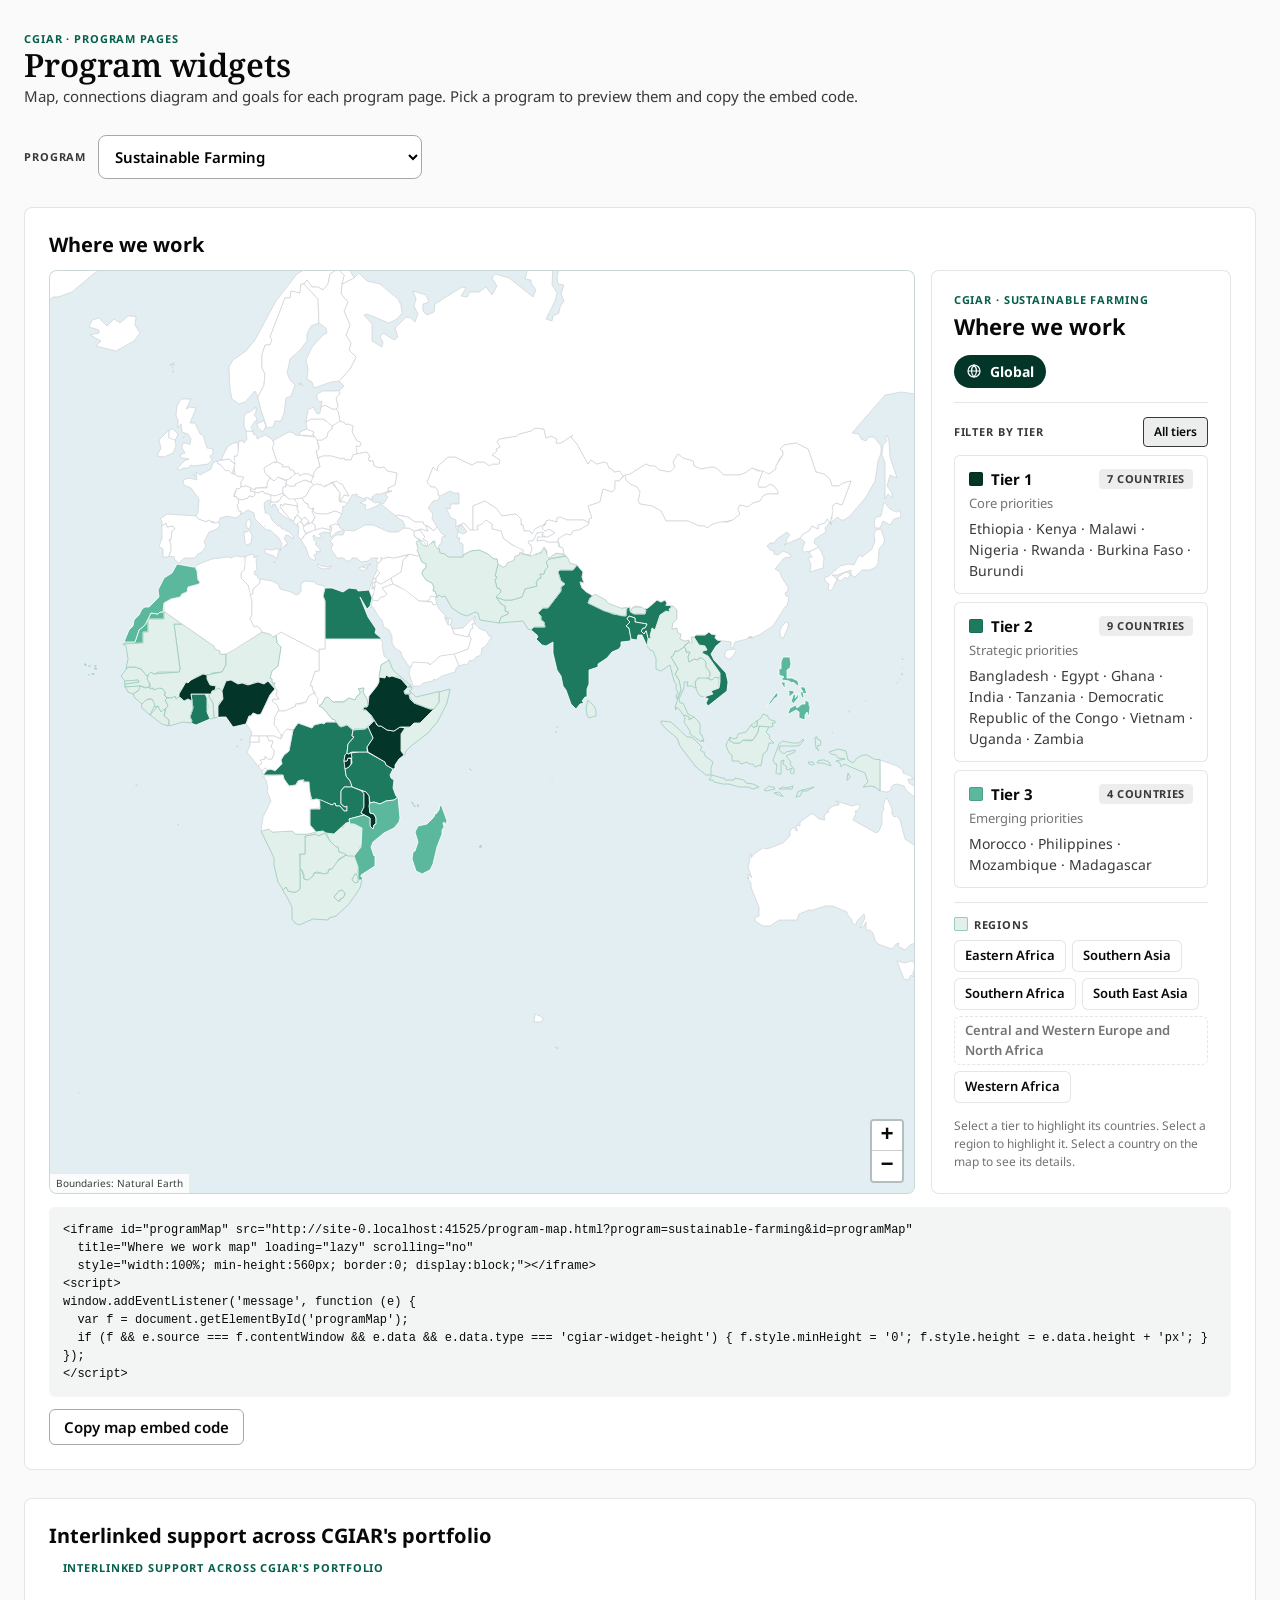
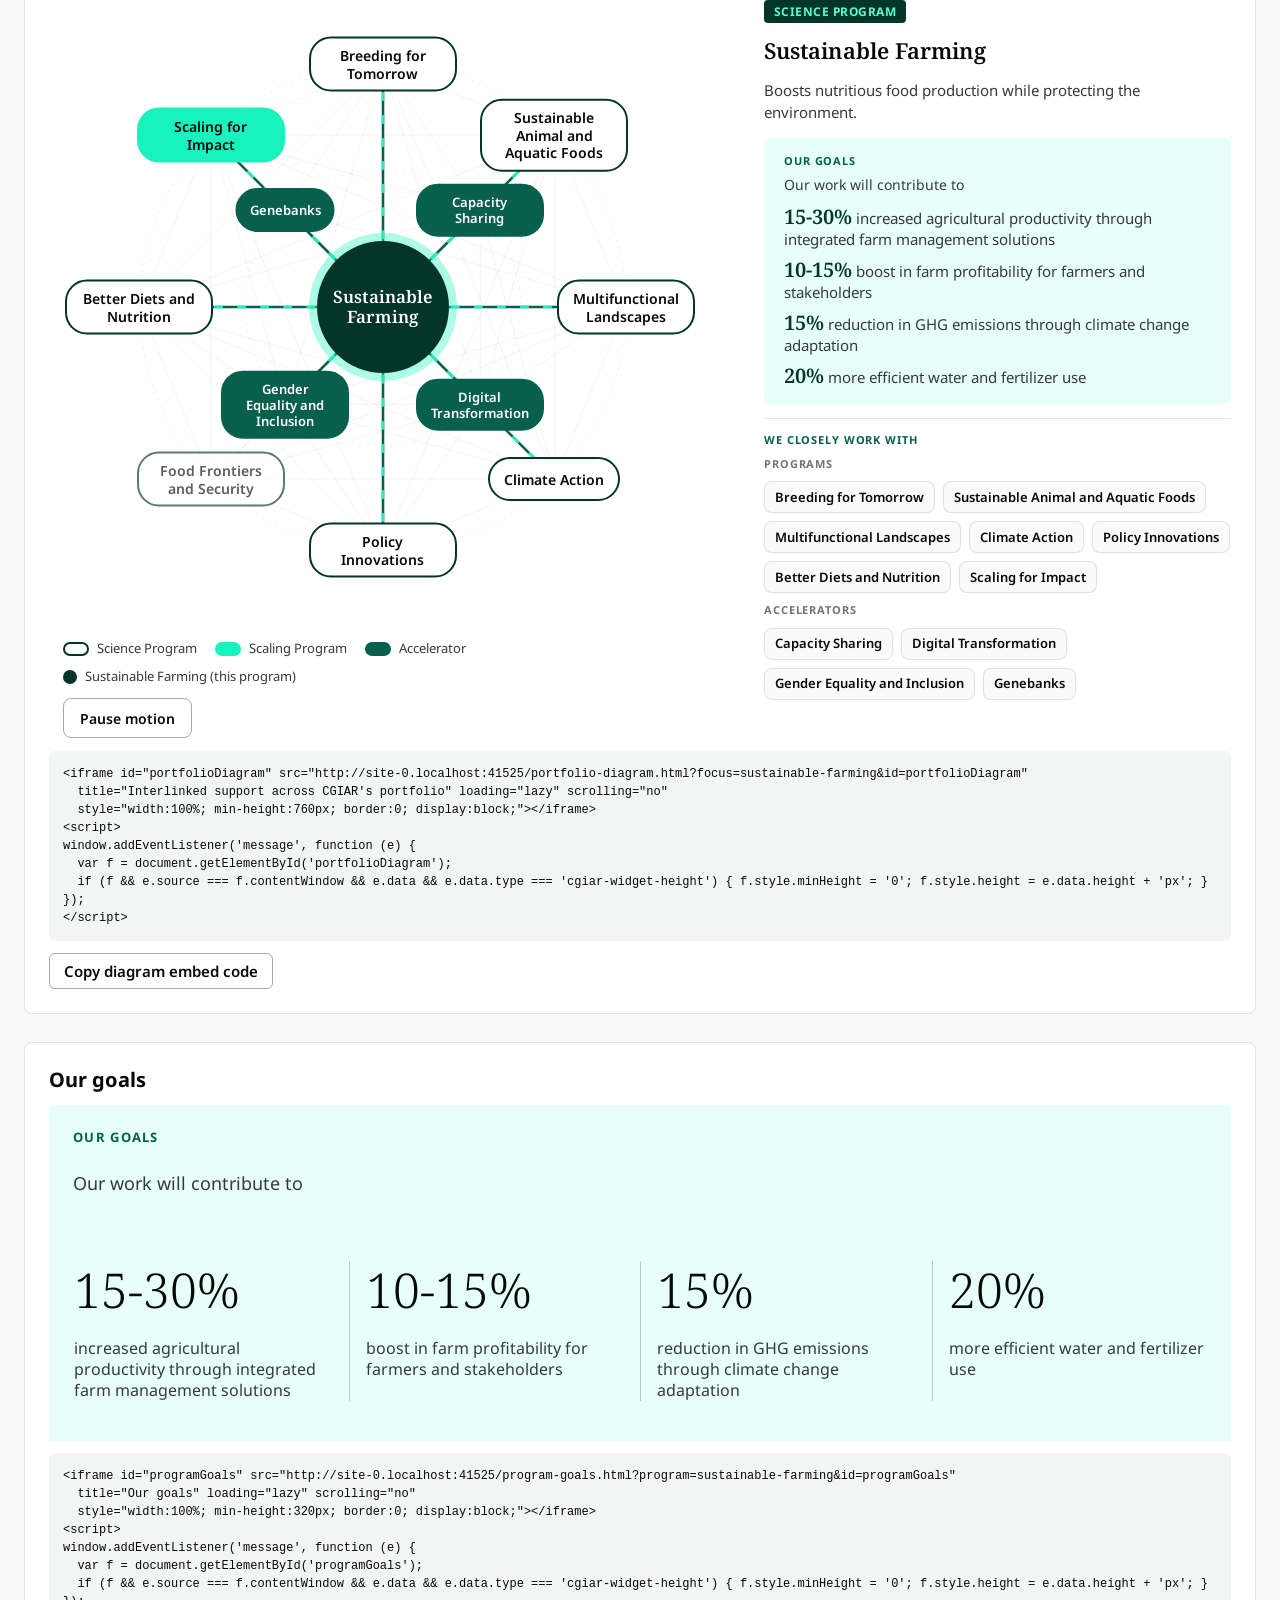
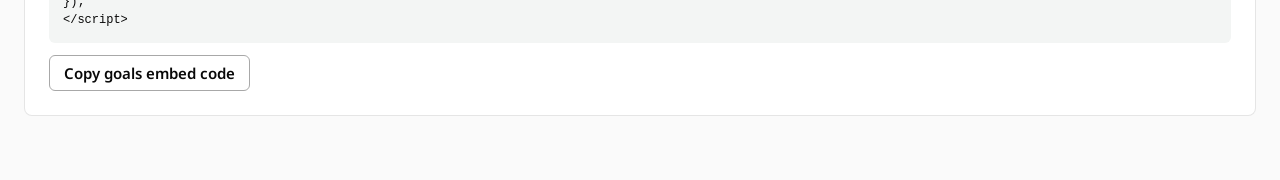
<file: index.html>
<!doctype html>
<html lang="en" data-theme="cgiar">
<head>
<meta charset="utf-8">
<meta name="viewport" content="width=device-width, initial-scale=1">
<title>CGIAR program widgets</title>
<link rel="stylesheet" href="https://fonts.googleapis.com/css2?family=Noto+Sans:wght@400;600;700&family=Noto+Serif:wght@400;600&display=swap">
<link rel="stylesheet" href="assets/widgets.css?v=4">
<style>
  body { background: #fafafa; }
  .demo { max-width: 1280px; margin: 0 auto; padding: 32px 24px 64px; display: flex; flex-direction: column; gap: 28px; }
  .demo h1 { font: 600 32px/1.2 var(--font-serif); margin: 0; }
  .demo h2 { font: 700 20px/1.3 var(--font-sans); margin: 0; }
  .bar { display: flex; flex-wrap: wrap; gap: 12px; align-items: center; }
  select { min-height: 44px; padding: 0 12px; border-radius: 8px; border: 1px solid #a8a8a8; font: 600 15px var(--font-sans); background: #fff; }
  .card { display: flex; flex-direction: column; gap: 12px; padding: 24px; background: #fff; border: 1px solid var(--c-line); border-radius: 8px; }
  iframe { width: 100%; border: 0; display: block; min-height: 520px; }
  iframe.short { min-height: 0; height: 320px; }
  pre { margin: 0; padding: 14px; background: #f3f5f4; border-radius: 6px; overflow-x: auto; font-size: 12px; line-height: 1.5; white-space: pre; }
  .copy { align-self: flex-start; min-height: 36px; padding: 0 14px; border-radius: 6px; border: 1px solid #a8a8a8; background: #fff; font-weight: 600; cursor: pointer; }
</style>
</head>
<body data-area="light">
<main class="demo">
  <div><p class="w-eyebrow">CGIAR · Program pages</p><h1>Program widgets</h1><p class="w-sub">Map, connections diagram and goals for each program page. Pick a program to preview them and copy the embed code.</p></div>
  <div class="bar"><label for="prog" class="w-label">Program</label><select id="prog"><option value="">Portfolio overview (no focus)</option></select></div>
  <section class="card"><h2>Where we work</h2><iframe id="programMap" title="Program map" loading="lazy" scrolling="no"></iframe><pre id="mapCode"></pre><button class="copy" data-copy="mapCode" type="button">Copy map embed code</button></section>
  <section class="card"><h2>Interlinked support across CGIAR's portfolio</h2><iframe id="portfolioDiagram" title="Program connections diagram" loading="lazy" scrolling="no"></iframe><pre id="diagCode"></pre><button class="copy" data-copy="diagCode" type="button">Copy diagram embed code</button></section>
  <section class="card"><h2>Our goals</h2><iframe id="programGoals" class="short" title="Program goals" loading="lazy" scrolling="no"></iframe><pre id="goalsCode"></pre><button class="copy" data-copy="goalsCode" type="button">Copy goals embed code</button></section>
</main>
<script>
(function () {
  var base = location.href.replace(/[^/]*([?#].*)?$/, '');
  var sel = document.getElementById('prog');
  function snippet(id, src, title, h) {
    return '<iframe id="' + id + '" src="' + src + '"\n  title="' + title + '" loading="lazy" scrolling="no"\n  style="width:100%; min-height:' + h + 'px; border:0; display:block;"></iframe>\n' +
      '<script>\nwindow.addEventListener(\'message\', function (e) {\n  var f = document.getElementById(\'' + id + '\');\n' +
      '  if (f && e.source === f.contentWindow && e.data && e.data.type === \'cgiar-widget-height\') { f.style.minHeight = \'0\'; f.style.height = e.data.height + \'px\'; }\n});\n<\/script>';
  }
  function show() {
    var p = sel.value;
    var mapSrc = base + 'program-map.html?program=' + encodeURIComponent(p || 'sustainable-farming') + '&id=programMap';
    var diagSrc = base + 'portfolio-diagram.html?' + (p ? 'focus=' + encodeURIComponent(p) + '&' : '') + 'id=portfolioDiagram';
    var goalsSrc = base + 'program-goals.html?program=' + encodeURIComponent(p || 'sustainable-farming') + '&id=programGoals';
    document.getElementById('programMap').src = mapSrc;
    document.getElementById('programGoals').src = goalsSrc;
    document.getElementById('portfolioDiagram').src = diagSrc;
    document.getElementById('mapCode').textContent = snippet('programMap', mapSrc, 'Where we work map', 560);
    document.getElementById('diagCode').textContent = snippet('portfolioDiagram', diagSrc, "Interlinked support across CGIAR's portfolio", 760);
    document.getElementById('goalsCode').textContent = snippet('programGoals', goalsSrc, 'Our goals', 320);
  }
  window.addEventListener('message', function (e) {
    if (!e.data || e.data.type !== 'cgiar-widget-height') return;
    ['programMap', 'portfolioDiagram', 'programGoals'].forEach(function (id) { var f = document.getElementById(id); if (f && e.source === f.contentWindow) { f.style.minHeight = '0'; f.style.height = e.data.height + 'px'; } });
  });
  document.addEventListener('click', function (e) {
    var b = e.target.closest('[data-copy]'); if (!b) return;
    var t = document.getElementById(b.getAttribute('data-copy')).textContent;
    (navigator.clipboard ? navigator.clipboard.writeText(t) : Promise.reject()).then(function () { b.textContent = 'Copied'; setTimeout(function () { b.textContent = { mapCode: 'Copy map embed code', diagCode: 'Copy diagram embed code', goalsCode: 'Copy goals embed code' }[b.getAttribute('data-copy')]; }, 1500); }).catch(function () {});
  });
  fetch('data/portfolio.json').then(function (r) { return r.json(); }).then(function (d) {
    d.programs.forEach(function (p) { var o = document.createElement('option'); o.value = p.id; o.textContent = p.name; sel.appendChild(o); });
    var q = new URLSearchParams(location.search).get('program'); if (q) sel.value = q; else sel.value = 'sustainable-farming';
    sel.addEventListener('change', show); show();
  });
})();
</script>
</body>
</html>
</file>
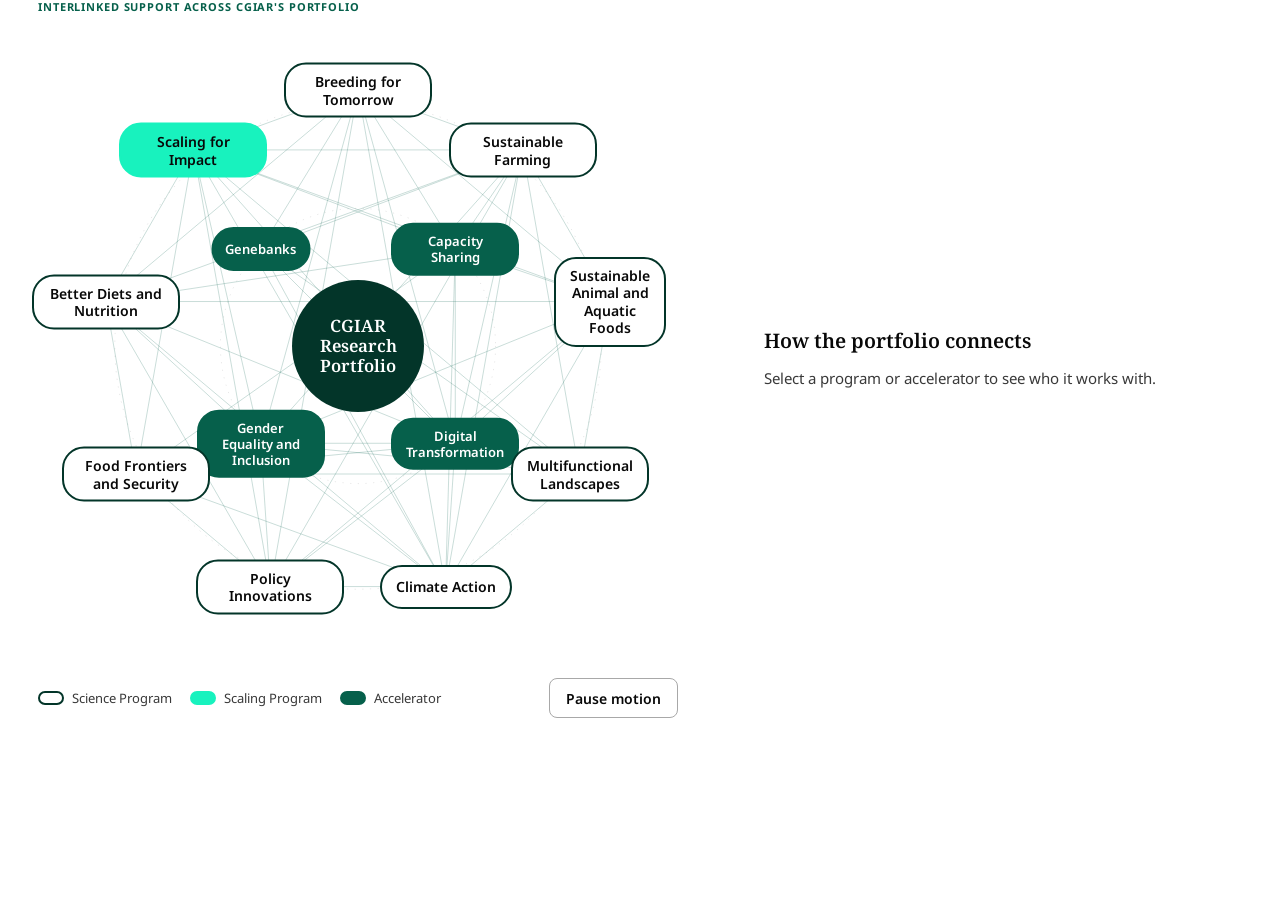
<file: portfolio-diagram.html>
<!doctype html>
<html lang="en" data-theme="cgiar">
<head>
<meta charset="utf-8">
<meta name="viewport" content="width=device-width, initial-scale=1">
<title>Interlinked support across CGIAR's portfolio</title>
<link rel="preconnect" href="https://fonts.googleapis.com">
<link rel="stylesheet" href="https://fonts.googleapis.com/css2?family=Noto+Sans:wght@400;600;700&family=Noto+Serif:wght@300;400;600&display=swap">
<link rel="stylesheet" href="assets/widgets.css?v=4">
</head>
<body data-area="light">
<main id="pd"><p class="w-sub">Loading diagram…</p></main>
<script src="assets/portfolio-diagram.js?v=4"></script>
</body>
</html>
</file>
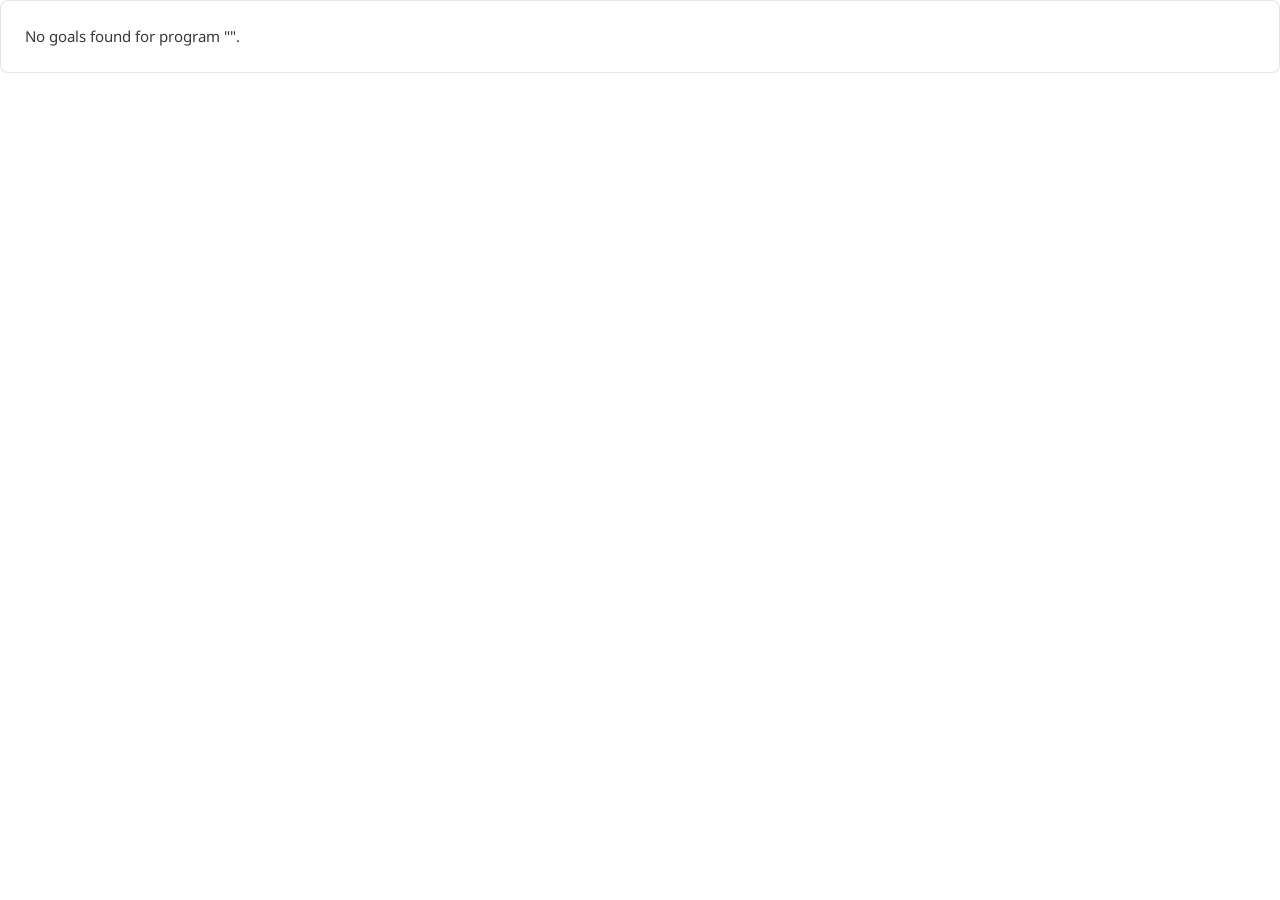
<file: program-goals.html>
<!doctype html>
<html lang="en" data-theme="cgiar">
<head>
<meta charset="utf-8">
<meta name="viewport" content="width=device-width, initial-scale=1">
<title>Our goals</title>
<link rel="preconnect" href="https://fonts.googleapis.com">
<link rel="stylesheet" href="https://fonts.googleapis.com/css2?family=Noto+Sans:wght@400;600;700&family=Noto+Serif:wght@300;400;600&display=swap">
<link rel="stylesheet" href="assets/widgets.css?v=4">
</head>
<body data-area="light">
<section id="pg"><p class="w-sub">Loading goals…</p></section>
<script src="assets/program-goals.js?v=1"></script>
</body>
</html>
</file>
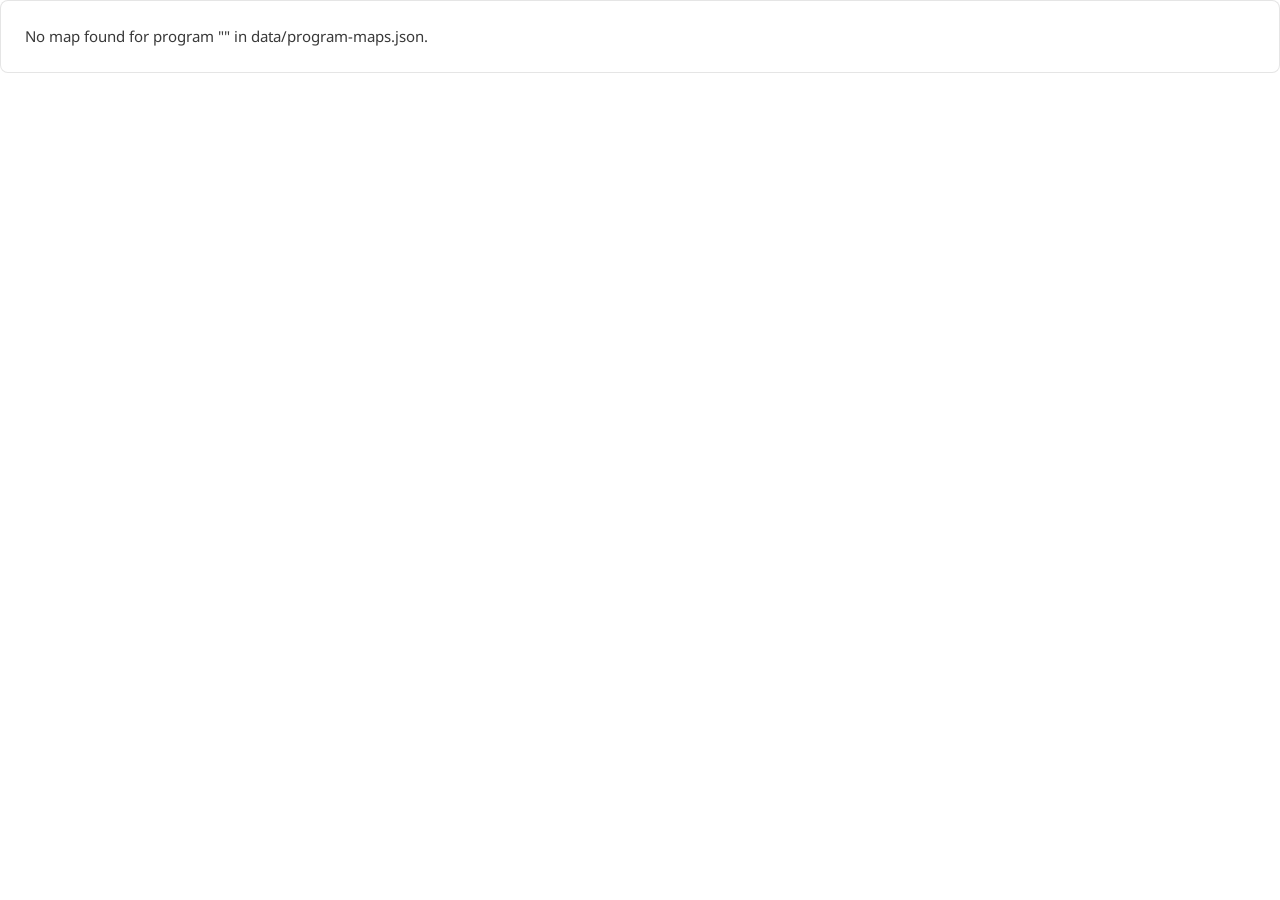
<file: program-map.html>
<!doctype html>
<html lang="en" data-theme="cgiar">
<head>
<meta charset="utf-8">
<meta name="viewport" content="width=device-width, initial-scale=1">
<title>Where we work</title>
<link rel="preconnect" href="https://fonts.googleapis.com">
<link rel="stylesheet" href="https://fonts.googleapis.com/css2?family=Noto+Sans:wght@400;600;700&family=Noto+Serif:wght@400;600&display=swap">
<link rel="stylesheet" href="vendor/leaflet/leaflet.css">
<link rel="stylesheet" href="assets/widgets.css?v=4">
</head>
<body data-area="light">
<main id="pm"><p class="w-sub">Loading map…</p></main>
<script src="vendor/leaflet/leaflet.js"></script>
<script src="assets/program-map.js?v=2"></script>
</body>
</html>
</file>
<file: assets/widgets.css>
/* CGIAR program widgets: shared styles for program-map.html, portfolio-diagram.html and program-goals.html.
   Token names follow the CGIAR design system. An iframe does not inherit the parent page's CSS,
   so this file carries its own small token layer. Colours live here, never in the JavaScript. */

/* ===== TOKENS ===== */
:root {
  --c-ink: #080808;
  --c-ink-soft: #393939;
  --c-ink-muted: #747474;
  --c-line: rgba(0, 0, 0, 0.1);
  --c-surface: #ffffff;
  --c-surface-soft: #fafafa;
  --c-green-900: #033529;   /* brand dark green */
  --c-green-700: #06604b;   /* brand mid green */
  --c-mint-400: #18f2be;    /* brand bright mint */
  --c-mint-200: #58fbd4;
  --c-mint-50: #e6fff9;
  --c-divider: rgba(0, 0, 0, 0.2);
  --c-water: #e2eef1;
  --c-land: #ffffff;
  --c-land-line: #c8ccd0;
  --map-region: #e1f0eb;     /* region shading: light, sits under countries */
  --map-region-line: #9cc9ba;
  --map-country: #06604b;    /* listed countries */
  --map-select: #2f5fd0;     /* selected outline */
  --radius: 8px;
  --font-sans: 'Noto Sans', system-ui, sans-serif;
  --font-serif: 'Noto Serif', Georgia, serif;
}

/* ===== BASE ===== */
* { box-sizing: border-box; }
html, body { margin: 0; padding: 0; background: transparent; }
body { font-family: var(--font-sans); color: var(--c-ink); font-size: 15px; line-height: 1.5; -webkit-font-smoothing: antialiased; }
button { font: inherit; color: inherit; }
a { color: var(--c-green-700); }
.sr-only { position: absolute !important; width: 1px; height: 1px; padding: 0; margin: -1px; overflow: hidden; clip: rect(0 0 0 0); white-space: nowrap; border: 0; }
.w-eyebrow { font: 700 11px/1.3 var(--font-sans); letter-spacing: .08em; text-transform: uppercase; color: var(--c-green-700); margin: 0; }
.w-title { font: 700 22px/1.25 var(--font-sans); margin: 0; }
.w-sub { font-size: 15px; color: var(--c-ink-soft); margin: 0; }
.w-label { font: 700 11px/1.3 var(--font-sans); letter-spacing: .08em; text-transform: uppercase; color: var(--c-ink-soft); margin: 0; }
.w-count { padding: 3px 8px; border-radius: 4px; background: #ededed; font: 700 11px/1.3 var(--font-sans); letter-spacing: .06em; text-transform: uppercase; color: var(--c-ink-soft); white-space: nowrap; }
.w-error { padding: 24px; border: 1px solid var(--c-line); border-radius: var(--radius); background: var(--c-surface); color: var(--c-ink-soft); }

/* ===== PROGRAM MAP ===== */
.pm { display: flex; flex-wrap: wrap; gap: 16px; align-items: stretch; }
.pm-map-wrap { flex: 999 1 560px; min-width: 0; position: relative; min-height: 420px; border: 1px solid var(--c-line); border-radius: var(--radius); overflow: hidden; background: var(--c-water); }
.pm-map { position: absolute; inset: 0; background: var(--c-water); }
.pm-pill { position: absolute; top: 12px; left: 12px; z-index: 500; padding: 5px 8px; background: var(--c-surface); border: 1px solid var(--c-line); border-radius: 4px; font: 700 11px/1.3 var(--font-sans); letter-spacing: .06em; text-transform: uppercase; }
.pm-attr { position: absolute; left: 0; bottom: 0; z-index: 500; padding: 2px 6px; background: rgba(255,255,255,.85); font-size: 10px; color: var(--c-ink-soft); }
.pm-panel { flex: 1 1 300px; min-width: 0; display: flex; flex-direction: column; gap: 14px; padding: 22px; background: var(--c-surface); border: 1px solid var(--c-line); border-radius: var(--radius); }
.pm-head { display: flex; flex-direction: column; gap: 6px; }
.pm-global { align-self: flex-start; display: inline-flex; align-items: center; gap: 8px; padding: 6px 12px; border-radius: 999px; background: var(--c-green-900); color: #fff; font-weight: 700; font-size: 14px; }
.pm-global svg { width: 16px; height: 16px; }
.pm-block { display: flex; flex-direction: column; gap: 8px; padding-top: 14px; border-top: 1px solid var(--c-line); }
.pm-row { display: flex; align-items: center; justify-content: space-between; gap: 8px; }
.pm-chips { display: flex; flex-wrap: wrap; gap: 6px; margin: 0; padding: 0; list-style: none; }
.pm-chip { display: inline-flex; align-items: center; gap: 6px; min-height: 32px; padding: 4px 10px; border-radius: 6px; border: 1px solid var(--c-line); background: var(--c-surface); cursor: pointer; font-size: 13px; font-weight: 600; text-align: left; }
.pm-chip[aria-pressed="true"] { border-color: var(--c-green-900); background: var(--c-mint-50); }
.pm-chip.is-unknown { cursor: default; color: var(--c-ink-muted); border-style: dashed; }
.pm-sw { display: inline-block; width: 14px; height: 14px; flex: 0 0 14px; border-radius: 2px; box-shadow: inset 0 0 0 1px rgba(0,0,0,.15); }
.pm-sw--region { background: var(--map-region); box-shadow: inset 0 0 0 1px var(--map-region-line); }
.pm-sw--country { background: var(--map-country); }
.pm-tier { display: flex; flex-direction: column; gap: 4px; width: 100%; padding: 12px 14px; border-radius: 6px; border: 1px solid var(--c-line); background: var(--c-surface); cursor: pointer; text-align: left; }
.pm-tier[aria-pressed="true"] { border: 2px solid var(--c-green-900); padding: 11px 13px; }
.pm-tier.is-dim { opacity: .5; }
.pm-tier-name { display: flex; align-items: center; gap: 8px; font-weight: 700; font-size: 15px; }
.pm-tier-desc { font-size: 13px; color: var(--c-ink-muted); }
.pm-list { font-size: 14px; color: var(--c-ink-soft); }
.pm-countries { margin: 0; padding: 0; list-style: none; display: flex; flex-wrap: wrap; gap: 2px 6px; font-size: 14px; }
.pm-country { border: 0; background: none; padding: 2px 0; cursor: pointer; color: var(--c-ink-soft); text-align: left; }
.pm-country:hover, .pm-country:focus-visible, .pm-country[aria-pressed="true"] { color: var(--c-green-700); text-decoration: underline; }
.pm-country:not(:last-child)::after { content: ' ·'; color: var(--c-ink-muted); }
.pm-reset { padding: 5px 10px; border-radius: 4px; border: 1px solid #a8a8a8; background: var(--c-surface); cursor: pointer; font-size: 12px; font-weight: 600; }
.pm-reset[aria-pressed="true"] { border-color: var(--c-ink-soft); background: #ebeeed; }
.pm-sel { display: flex; flex-direction: column; gap: 4px; padding-top: 14px; border-top: 1px solid var(--c-line); }
.pm-sel-name { font: 600 20px/1.3 var(--font-sans); }
.pm-sel-lines { margin: 0; padding: 0; list-style: none; font-size: 14px; color: var(--c-ink-soft); }
.pm-note { font-size: 12px; color: var(--c-ink-muted); margin: 0; }
.pm-tip { font: 700 12px/1.3 var(--font-sans) !important; padding: 4px 8px !important; border-radius: 4px !important; border: 1px solid var(--c-line) !important; box-shadow: 0 2px 6px rgba(0,0,0,.15) !important; }
.leaflet-container { font-family: var(--font-sans); background: var(--c-water); }
.leaflet-control-zoom a { color: var(--c-ink) !important; }
@media (max-width: 720px) { .pm-map-wrap { min-height: 340px; } }

/* ===== PORTFOLIO DIAGRAM ===== */
.pd { display: flex; flex-wrap: wrap; gap: 24px 48px; align-items: center; }
.pd-stage-wrap { flex: 1 1 520px; min-width: 0; display: flex; flex-direction: column; gap: 12px; }
.pd-stage { position: relative; width: 100%; max-width: 640px; margin: 0 auto; aspect-ratio: 1 / 1; }
.pd-stage svg { position: absolute; inset: 0; width: 100%; height: 100%; overflow: visible; }
.pd-node { position: absolute; transform: translate(-50%, -50%); max-width: 148px; min-height: 44px; padding: 8px 14px; border-radius: 22px; border: 2px solid var(--c-green-900); background: var(--c-surface); color: var(--c-ink); font: 600 14px/1.25 var(--font-sans); text-align: center; cursor: pointer; transition: opacity .3s ease, background-color .2s ease; }
.pd-node--scaling { background: var(--c-mint-400); border-color: var(--c-mint-400); }
.pd-node--acc { border-color: var(--c-green-700); background: var(--c-green-700); color: #fff; font-size: 13px; max-width: 128px; padding: 8px 12px; }
.pd-node--hub { width: 132px; height: 132px; max-width: none; border-radius: 50%; border: 0; background: var(--c-green-900); color: #fff; display: flex; align-items: center; justify-content: center; padding: 12px; font: 600 17px/1.2 var(--font-serif); }
.pd-node[aria-pressed="true"]:not(.pd-node--hub) { background: var(--c-green-900); border-color: var(--c-green-900); color: var(--c-mint-200); }
.pd-node--hub[aria-pressed="true"] { box-shadow: 0 0 0 8px rgba(24, 242, 190, .35); }
/* Dimmed nodes stay readable (text contrast above 4.5:1). */
.pd-node.is-dim { opacity: .65; }
.pd-node--acc.is-dim { opacity: 1; background: #d6ebe5; border-color: #d6ebe5; color: var(--c-green-700); }
.pd-node:focus-visible { outline: 3px solid var(--map-select); outline-offset: 3px; }
.pd-line { fill: none; stroke: #a8a8a8; stroke-width: 1.5; transition: opacity .35s ease; }
.pd-line--mesh { stroke: var(--c-green-700); stroke-width: 1.2; opacity: .28; }
.pd-hi { fill: none; stroke: var(--c-green-700); stroke-width: 4; stroke-linecap: round; }
.pd-flow { fill: none; stroke: var(--c-mint-400); stroke-width: 4; stroke-linecap: round; stroke-dasharray: 10 26; animation: pdFlow 1.1s linear infinite; }
.pd-orbit { fill: none; stroke: rgba(0,0,0,.1); stroke-width: 1.5; stroke-dasharray: 2 10; }
.has-sel .pd-line { opacity: .12; }
.has-sel .pd-line--mesh { opacity: .08; }
@keyframes pdFlow { to { stroke-dashoffset: -36; } }
@keyframes pdPop { from { opacity: 0; transform: translate(-50%, -50%) scale(.55); } to { opacity: 1; transform: translate(-50%, -50%) scale(1); } }
.pd-anim .pd-node { animation: pdPop .5s cubic-bezier(.2,.8,.3,1.2) backwards; }
.pd-paused .pd-flow { animation-play-state: paused; }
@media (prefers-reduced-motion: reduce) { .pd-flow, .pd-anim .pd-node { animation: none !important; } }
.pd-foot { display: flex; flex-wrap: wrap; align-items: center; justify-content: space-between; gap: 12px 20px; max-width: 640px; width: 100%; margin: 0 auto; }
.pd-legend { display: flex; flex-wrap: wrap; gap: 8px 18px; margin: 0; padding: 0; list-style: none; font-size: 13px; color: var(--c-ink-soft); }
.pd-legend li { display: inline-flex; align-items: center; gap: 8px; }
.pd-key { display: inline-block; width: 26px; height: 14px; border-radius: 7px; border: 2px solid var(--c-green-900); background: #fff; }
.pd-key--scaling { background: var(--c-mint-400); border-color: var(--c-mint-400); }
.pd-key--acc { background: var(--c-green-700); border-color: var(--c-green-700); }
.pd-key--hub { width: 14px; border-radius: 50%; background: var(--c-green-900); border-color: var(--c-green-900); }
.pd-btn { min-height: 40px; padding: 0 16px; border-radius: 8px; border: 1px solid #a8a8a8; background: var(--c-surface); font-weight: 600; font-size: 14px; cursor: pointer; }
.pd-panel { flex: 1 1 320px; min-width: 0; display: flex; flex-direction: column; gap: 14px; }
.pd-badge { align-self: flex-start; padding: 4px 10px; border-radius: 4px; font: 700 12px/1.3 var(--font-sans); letter-spacing: .04em; text-transform: uppercase; background: var(--c-green-900); color: var(--c-mint-200); }
.pd-badge--scaling { background: var(--c-mint-400); color: var(--c-ink); }
.pd-badge--acc { background: var(--c-green-700); color: #fff; }
.pd-name { margin: 0; font: 600 22px/1.25 var(--font-serif); }
.pd-desc { margin: 0; color: var(--c-ink-soft); }
.pd-links { display: flex; flex-wrap: wrap; gap: 8px; margin: 0; padding: 0; list-style: none; }
.pd-link { min-height: 32px; padding: 4px 10px; border-radius: 8px; border: 1px solid var(--c-line); background: var(--c-surface-soft); font-weight: 600; font-size: 13px; cursor: pointer; }
.pd-cta { align-self: flex-start; display: inline-flex; align-items: center; gap: 8px; min-height: 44px; padding: 0 18px; border-radius: 8px; background: var(--c-green-900); color: var(--c-mint-200); font-weight: 700; text-decoration: none; }
.pd-cta svg { width: 18px; height: 18px; }
/* Compact "Our goals" box in the diagram panel. */
.pd-goals { display: flex; flex-direction: column; gap: 6px; padding: 16px 20px; border-radius: var(--radius); background: var(--c-mint-50); }
.pd-goals-intro { margin: 0; font-size: 14px; color: var(--c-ink-soft); }
.pd-goals-list { list-style: none; margin: 4px 0 0; padding: 0; display: flex; flex-direction: column; gap: 8px; font-size: 15px; line-height: 1.4; color: var(--c-ink-soft); }
.pd-goals-fact { font: 600 20px/1.2 var(--font-serif); color: var(--c-green-900); }
@media (max-width: 640px) {
  .pd-node { font-size: 10px; line-height: 1.2; max-width: 84px; min-height: 0; padding: 4px 6px; border-width: 1.5px; }
  .pd-node--acc { max-width: 76px; }
  .pd-node--hub { width: 68px; height: 68px; padding: 6px; font-size: 12px; }
}

/* ===== PROGRAM GOALS ===== */
/* Matches the "Our goals" facts section on cgiar.org program pages. */
.pg--panel { background: var(--c-mint-50); padding: 24px 24px 40px; }
.pg-title { font: 700 13px/1.3 var(--font-sans); letter-spacing: .1em; text-transform: uppercase; color: var(--c-green-700); margin: 0; }
.pg-intro { font-size: 18px; line-height: 1.5; color: var(--c-ink-soft); margin: 24px 0 0; max-width: 40em; }
/* The clip hides the divider on the first item of each row. */
.pg-clip { overflow: hidden; margin-top: 64px; }
.pg-list { list-style: none; margin: 0 -16px; padding: 0; display: grid; grid-template-columns: 1fr; row-gap: 32px; }
.pg-item { padding: 0 16px; border-left: 1px solid var(--c-divider); min-width: 0; }
.pg-item p { margin: 0; }
.pg-fact { font: 300 clamp(36px, 4.2vw, 48px)/1.2 var(--font-serif); color: var(--c-ink); overflow-wrap: anywhere; }
.pg-headline { font-weight: 600; font-size: 16px; line-height: 1.3; color: var(--c-ink); margin-top: 20px !important; }
.pg-text { font-size: 16px; line-height: 1.3; color: var(--c-ink-soft); margin-top: 20px !important; }
.pg-headline + .pg-text { margin-top: 6px !important; }
.pg-item--text .pg-text { margin-top: 0 !important; color: var(--c-ink); font-size: 18px; line-height: 1.45; }
@media (min-width: 560px) {
  .pg-list--n2, .pg-list--n4 { grid-template-columns: repeat(2, 1fr); }
  .pg-list--n3 { grid-template-columns: repeat(3, 1fr); }
}
@media (min-width: 900px) {
  .pg-list--n4 { grid-template-columns: repeat(4, 1fr); }
}
@media (max-width: 559px) {
  .pg--panel { padding: 24px 16px 32px; }
  .pg-intro { margin-top: 16px; }
  .pg-clip { margin-top: 32px; }
}
</file>
<file: vendor/leaflet/leaflet.css>
/* required styles */

.leaflet-pane,
.leaflet-tile,
.leaflet-marker-icon,
.leaflet-marker-shadow,
.leaflet-tile-container,
.leaflet-pane > svg,
.leaflet-pane > canvas,
.leaflet-zoom-box,
.leaflet-image-layer,
.leaflet-layer {
	position: absolute;
	left: 0;
	top: 0;
	}
.leaflet-container {
	overflow: hidden;
	}
.leaflet-tile,
.leaflet-marker-icon,
.leaflet-marker-shadow {
	-webkit-user-select: none;
	   -moz-user-select: none;
	        user-select: none;
	  -webkit-user-drag: none;
	}
/* Prevents IE11 from highlighting tiles in blue */
.leaflet-tile::selection {
	background: transparent;
}
/* Safari renders non-retina tile on retina better with this, but Chrome is worse */
.leaflet-safari .leaflet-tile {
	image-rendering: -webkit-optimize-contrast;
	}
/* hack that prevents hw layers "stretching" when loading new tiles */
.leaflet-safari .leaflet-tile-container {
	width: 1600px;
	height: 1600px;
	-webkit-transform-origin: 0 0;
	}
.leaflet-marker-icon,
.leaflet-marker-shadow {
	display: block;
	}
/* .leaflet-container svg: reset svg max-width decleration shipped in Joomla! (joomla.org) 3.x */
/* .leaflet-container img: map is broken in FF if you have max-width: 100% on tiles */
.leaflet-container .leaflet-overlay-pane svg {
	max-width: none !important;
	max-height: none !important;
	}
.leaflet-container .leaflet-marker-pane img,
.leaflet-container .leaflet-shadow-pane img,
.leaflet-container .leaflet-tile-pane img,
.leaflet-container img.leaflet-image-layer,
.leaflet-container .leaflet-tile {
	max-width: none !important;
	max-height: none !important;
	width: auto;
	padding: 0;
	}

.leaflet-container img.leaflet-tile {
	/* See: https://bugs.chromium.org/p/chromium/issues/detail?id=600120 */
	mix-blend-mode: plus-lighter;
}

.leaflet-container.leaflet-touch-zoom {
	-ms-touch-action: pan-x pan-y;
	touch-action: pan-x pan-y;
	}
.leaflet-container.leaflet-touch-drag {
	-ms-touch-action: pinch-zoom;
	/* Fallback for FF which doesn't support pinch-zoom */
	touch-action: none;
	touch-action: pinch-zoom;
}
.leaflet-container.leaflet-touch-drag.leaflet-touch-zoom {
	-ms-touch-action: none;
	touch-action: none;
}
.leaflet-container {
	-webkit-tap-highlight-color: transparent;
}
.leaflet-container a {
	-webkit-tap-highlight-color: rgba(51, 181, 229, 0.4);
}
.leaflet-tile {
	filter: inherit;
	visibility: hidden;
	}
.leaflet-tile-loaded {
	visibility: inherit;
	}
.leaflet-zoom-box {
	width: 0;
	height: 0;
	-moz-box-sizing: border-box;
	     box-sizing: border-box;
	z-index: 800;
	}
/* workaround for https://bugzilla.mozilla.org/show_bug.cgi?id=888319 */
.leaflet-overlay-pane svg {
	-moz-user-select: none;
	}

.leaflet-pane         { z-index: 400; }

.leaflet-tile-pane    { z-index: 200; }
.leaflet-overlay-pane { z-index: 400; }
.leaflet-shadow-pane  { z-index: 500; }
.leaflet-marker-pane  { z-index: 600; }
.leaflet-tooltip-pane   { z-index: 650; }
.leaflet-popup-pane   { z-index: 700; }

.leaflet-map-pane canvas { z-index: 100; }
.leaflet-map-pane svg    { z-index: 200; }

.leaflet-vml-shape {
	width: 1px;
	height: 1px;
	}
.lvml {
	behavior: url(#default#VML);
	display: inline-block;
	position: absolute;
	}


/* control positioning */

.leaflet-control {
	position: relative;
	z-index: 800;
	pointer-events: visiblePainted; /* IE 9-10 doesn't have auto */
	pointer-events: auto;
	}
.leaflet-top,
.leaflet-bottom {
	position: absolute;
	z-index: 1000;
	pointer-events: none;
	}
.leaflet-top {
	top: 0;
	}
.leaflet-right {
	right: 0;
	}
.leaflet-bottom {
	bottom: 0;
	}
.leaflet-left {
	left: 0;
	}
.leaflet-control {
	float: left;
	clear: both;
	}
.leaflet-right .leaflet-control {
	float: right;
	}
.leaflet-top .leaflet-control {
	margin-top: 10px;
	}
.leaflet-bottom .leaflet-control {
	margin-bottom: 10px;
	}
.leaflet-left .leaflet-control {
	margin-left: 10px;
	}
.leaflet-right .leaflet-control {
	margin-right: 10px;
	}


/* zoom and fade animations */

.leaflet-fade-anim .leaflet-popup {
	opacity: 0;
	-webkit-transition: opacity 0.2s linear;
	   -moz-transition: opacity 0.2s linear;
	        transition: opacity 0.2s linear;
	}
.leaflet-fade-anim .leaflet-map-pane .leaflet-popup {
	opacity: 1;
	}
.leaflet-zoom-animated {
	-webkit-transform-origin: 0 0;
	    -ms-transform-origin: 0 0;
	        transform-origin: 0 0;
	}
svg.leaflet-zoom-animated {
	will-change: transform;
}

.leaflet-zoom-anim .leaflet-zoom-animated {
	-webkit-transition: -webkit-transform 0.25s cubic-bezier(0,0,0.25,1);
	   -moz-transition:    -moz-transform 0.25s cubic-bezier(0,0,0.25,1);
	        transition:         transform 0.25s cubic-bezier(0,0,0.25,1);
	}
.leaflet-zoom-anim .leaflet-tile,
.leaflet-pan-anim .leaflet-tile {
	-webkit-transition: none;
	   -moz-transition: none;
	        transition: none;
	}

.leaflet-zoom-anim .leaflet-zoom-hide {
	visibility: hidden;
	}


/* cursors */

.leaflet-interactive {
	cursor: pointer;
	}
.leaflet-grab {
	cursor: -webkit-grab;
	cursor:    -moz-grab;
	cursor:         grab;
	}
.leaflet-crosshair,
.leaflet-crosshair .leaflet-interactive {
	cursor: crosshair;
	}
.leaflet-popup-pane,
.leaflet-control {
	cursor: auto;
	}
.leaflet-dragging .leaflet-grab,
.leaflet-dragging .leaflet-grab .leaflet-interactive,
.leaflet-dragging .leaflet-marker-draggable {
	cursor: move;
	cursor: -webkit-grabbing;
	cursor:    -moz-grabbing;
	cursor:         grabbing;
	}

/* marker & overlays interactivity */
.leaflet-marker-icon,
.leaflet-marker-shadow,
.leaflet-image-layer,
.leaflet-pane > svg path,
.leaflet-tile-container {
	pointer-events: none;
	}

.leaflet-marker-icon.leaflet-interactive,
.leaflet-image-layer.leaflet-interactive,
.leaflet-pane > svg path.leaflet-interactive,
svg.leaflet-image-layer.leaflet-interactive path {
	pointer-events: visiblePainted; /* IE 9-10 doesn't have auto */
	pointer-events: auto;
	}

/* visual tweaks */

.leaflet-container {
	background: #ddd;
	outline-offset: 1px;
	}
.leaflet-container a {
	color: #0078A8;
	}
.leaflet-zoom-box {
	border: 2px dotted #38f;
	background: rgba(255,255,255,0.5);
	}


/* general typography */
.leaflet-container {
	font-family: "Helvetica Neue", Arial, Helvetica, sans-serif;
	font-size: 12px;
	font-size: 0.75rem;
	line-height: 1.5;
	}


/* general toolbar styles */

.leaflet-bar {
	box-shadow: 0 1px 5px rgba(0,0,0,0.65);
	border-radius: 4px;
	}
.leaflet-bar a {
	background-color: #fff;
	border-bottom: 1px solid #ccc;
	width: 26px;
	height: 26px;
	line-height: 26px;
	display: block;
	text-align: center;
	text-decoration: none;
	color: black;
	}
.leaflet-bar a,
.leaflet-control-layers-toggle {
	background-position: 50% 50%;
	background-repeat: no-repeat;
	display: block;
	}
.leaflet-bar a:hover,
.leaflet-bar a:focus {
	background-color: #f4f4f4;
	}
.leaflet-bar a:first-child {
	border-top-left-radius: 4px;
	border-top-right-radius: 4px;
	}
.leaflet-bar a:last-child {
	border-bottom-left-radius: 4px;
	border-bottom-right-radius: 4px;
	border-bottom: none;
	}
.leaflet-bar a.leaflet-disabled {
	cursor: default;
	background-color: #f4f4f4;
	color: #bbb;
	}

.leaflet-touch .leaflet-bar a {
	width: 30px;
	height: 30px;
	line-height: 30px;
	}
.leaflet-touch .leaflet-bar a:first-child {
	border-top-left-radius: 2px;
	border-top-right-radius: 2px;
	}
.leaflet-touch .leaflet-bar a:last-child {
	border-bottom-left-radius: 2px;
	border-bottom-right-radius: 2px;
	}

/* zoom control */

.leaflet-control-zoom-in,
.leaflet-control-zoom-out {
	font: bold 18px 'Lucida Console', Monaco, monospace;
	text-indent: 1px;
	}

.leaflet-touch .leaflet-control-zoom-in, .leaflet-touch .leaflet-control-zoom-out  {
	font-size: 22px;
	}


/* layers control */

.leaflet-control-layers {
	box-shadow: 0 1px 5px rgba(0,0,0,0.4);
	background: #fff;
	border-radius: 5px;
	}
.leaflet-control-layers-toggle {
	background-image: url(images/layers.png);
	width: 36px;
	height: 36px;
	}
.leaflet-retina .leaflet-control-layers-toggle {
	background-image: url(images/layers-2x.png);
	background-size: 26px 26px;
	}
.leaflet-touch .leaflet-control-layers-toggle {
	width: 44px;
	height: 44px;
	}
.leaflet-control-layers .leaflet-control-layers-list,
.leaflet-control-layers-expanded .leaflet-control-layers-toggle {
	display: none;
	}
.leaflet-control-layers-expanded .leaflet-control-layers-list {
	display: block;
	position: relative;
	}
.leaflet-control-layers-expanded {
	padding: 6px 10px 6px 6px;
	color: #333;
	background: #fff;
	}
.leaflet-control-layers-scrollbar {
	overflow-y: scroll;
	overflow-x: hidden;
	padding-right: 5px;
	}
.leaflet-control-layers-selector {
	margin-top: 2px;
	position: relative;
	top: 1px;
	}
.leaflet-control-layers label {
	display: block;
	font-size: 13px;
	font-size: 1.08333em;
	}
.leaflet-control-layers-separator {
	height: 0;
	border-top: 1px solid #ddd;
	margin: 5px -10px 5px -6px;
	}

/* Default icon URLs */
.leaflet-default-icon-path { /* used only in path-guessing heuristic, see L.Icon.Default */
	background-image: url(images/marker-icon.png);
	}


/* attribution and scale controls */

.leaflet-container .leaflet-control-attribution {
	background: #fff;
	background: rgba(255, 255, 255, 0.8);
	margin: 0;
	}
.leaflet-control-attribution,
.leaflet-control-scale-line {
	padding: 0 5px;
	color: #333;
	line-height: 1.4;
	}
.leaflet-control-attribution a {
	text-decoration: none;
	}
.leaflet-control-attribution a:hover,
.leaflet-control-attribution a:focus {
	text-decoration: underline;
	}
.leaflet-attribution-flag {
	display: inline !important;
	vertical-align: baseline !important;
	width: 1em;
	height: 0.6669em;
	}
.leaflet-left .leaflet-control-scale {
	margin-left: 5px;
	}
.leaflet-bottom .leaflet-control-scale {
	margin-bottom: 5px;
	}
.leaflet-control-scale-line {
	border: 2px solid #777;
	border-top: none;
	line-height: 1.1;
	padding: 2px 5px 1px;
	white-space: nowrap;
	-moz-box-sizing: border-box;
	     box-sizing: border-box;
	background: rgba(255, 255, 255, 0.8);
	text-shadow: 1px 1px #fff;
	}
.leaflet-control-scale-line:not(:first-child) {
	border-top: 2px solid #777;
	border-bottom: none;
	margin-top: -2px;
	}
.leaflet-control-scale-line:not(:first-child):not(:last-child) {
	border-bottom: 2px solid #777;
	}

.leaflet-touch .leaflet-control-attribution,
.leaflet-touch .leaflet-control-layers,
.leaflet-touch .leaflet-bar {
	box-shadow: none;
	}
.leaflet-touch .leaflet-control-layers,
.leaflet-touch .leaflet-bar {
	border: 2px solid rgba(0,0,0,0.2);
	background-clip: padding-box;
	}


/* popup */

.leaflet-popup {
	position: absolute;
	text-align: center;
	margin-bottom: 20px;
	}
.leaflet-popup-content-wrapper {
	padding: 1px;
	text-align: left;
	border-radius: 12px;
	}
.leaflet-popup-content {
	margin: 13px 24px 13px 20px;
	line-height: 1.3;
	font-size: 13px;
	font-size: 1.08333em;
	min-height: 1px;
	}
.leaflet-popup-content p {
	margin: 17px 0;
	margin: 1.3em 0;
	}
.leaflet-popup-tip-container {
	width: 40px;
	height: 20px;
	position: absolute;
	left: 50%;
	margin-top: -1px;
	margin-left: -20px;
	overflow: hidden;
	pointer-events: none;
	}
.leaflet-popup-tip {
	width: 17px;
	height: 17px;
	padding: 1px;

	margin: -10px auto 0;
	pointer-events: auto;

	-webkit-transform: rotate(45deg);
	   -moz-transform: rotate(45deg);
	    -ms-transform: rotate(45deg);
	        transform: rotate(45deg);
	}
.leaflet-popup-content-wrapper,
.leaflet-popup-tip {
	background: white;
	color: #333;
	box-shadow: 0 3px 14px rgba(0,0,0,0.4);
	}
.leaflet-container a.leaflet-popup-close-button {
	position: absolute;
	top: 0;
	right: 0;
	border: none;
	text-align: center;
	width: 24px;
	height: 24px;
	font: 16px/24px Tahoma, Verdana, sans-serif;
	color: #757575;
	text-decoration: none;
	background: transparent;
	}
.leaflet-container a.leaflet-popup-close-button:hover,
.leaflet-container a.leaflet-popup-close-button:focus {
	color: #585858;
	}
.leaflet-popup-scrolled {
	overflow: auto;
	}

.leaflet-oldie .leaflet-popup-content-wrapper {
	-ms-zoom: 1;
	}
.leaflet-oldie .leaflet-popup-tip {
	width: 24px;
	margin: 0 auto;

	-ms-filter: "progid:DXImageTransform.Microsoft.Matrix(M11=0.70710678, M12=0.70710678, M21=-0.70710678, M22=0.70710678)";
	filter: progid:DXImageTransform.Microsoft.Matrix(M11=0.70710678, M12=0.70710678, M21=-0.70710678, M22=0.70710678);
	}

.leaflet-oldie .leaflet-control-zoom,
.leaflet-oldie .leaflet-control-layers,
.leaflet-oldie .leaflet-popup-content-wrapper,
.leaflet-oldie .leaflet-popup-tip {
	border: 1px solid #999;
	}


/* div icon */

.leaflet-div-icon {
	background: #fff;
	border: 1px solid #666;
	}


/* Tooltip */
/* Base styles for the element that has a tooltip */
.leaflet-tooltip {
	position: absolute;
	padding: 6px;
	background-color: #fff;
	border: 1px solid #fff;
	border-radius: 3px;
	color: #222;
	white-space: nowrap;
	-webkit-user-select: none;
	-moz-user-select: none;
	-ms-user-select: none;
	user-select: none;
	pointer-events: none;
	box-shadow: 0 1px 3px rgba(0,0,0,0.4);
	}
.leaflet-tooltip.leaflet-interactive {
	cursor: pointer;
	pointer-events: auto;
	}
.leaflet-tooltip-top:before,
.leaflet-tooltip-bottom:before,
.leaflet-tooltip-left:before,
.leaflet-tooltip-right:before {
	position: absolute;
	pointer-events: none;
	border: 6px solid transparent;
	background: transparent;
	content: "";
	}

/* Directions */

.leaflet-tooltip-bottom {
	margin-top: 6px;
}
.leaflet-tooltip-top {
	margin-top: -6px;
}
.leaflet-tooltip-bottom:before,
.leaflet-tooltip-top:before {
	left: 50%;
	margin-left: -6px;
	}
.leaflet-tooltip-top:before {
	bottom: 0;
	margin-bottom: -12px;
	border-top-color: #fff;
	}
.leaflet-tooltip-bottom:before {
	top: 0;
	margin-top: -12px;
	margin-left: -6px;
	border-bottom-color: #fff;
	}
.leaflet-tooltip-left {
	margin-left: -6px;
}
.leaflet-tooltip-right {
	margin-left: 6px;
}
.leaflet-tooltip-left:before,
.leaflet-tooltip-right:before {
	top: 50%;
	margin-top: -6px;
	}
.leaflet-tooltip-left:before {
	right: 0;
	margin-right: -12px;
	border-left-color: #fff;
	}
.leaflet-tooltip-right:before {
	left: 0;
	margin-left: -12px;
	border-right-color: #fff;
	}

/* Printing */

@media print {
	/* Prevent printers from removing background-images of controls. */
	.leaflet-control {
		-webkit-print-color-adjust: exact;
		print-color-adjust: exact;
		}
	}
</file>
